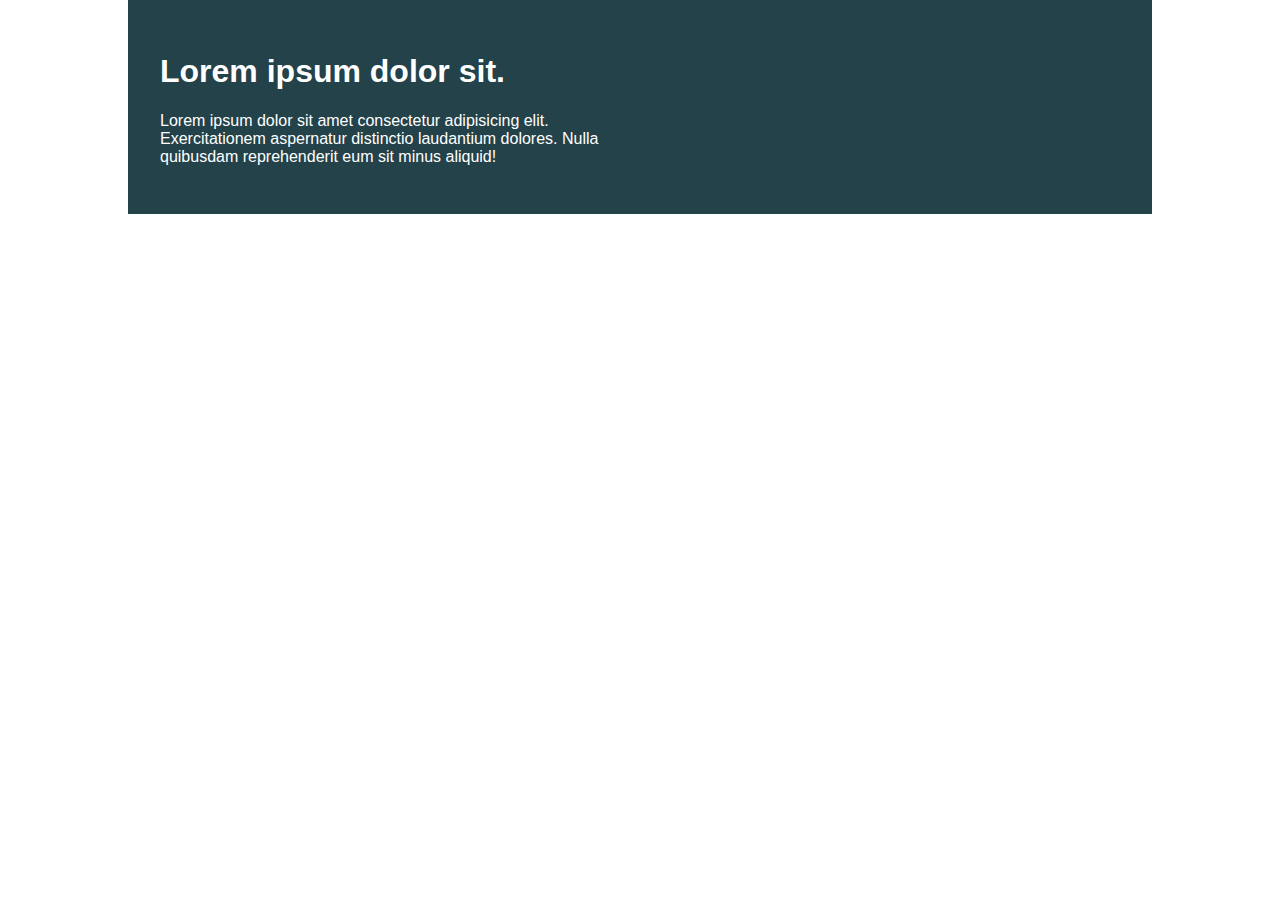
<file: challenge-01/index.html>
<!DOCTYPE html>
<html lang="en">

<head>
    <meta charset="UTF-8">
    <meta name="viewport" content="width=device-width, initial-scale=1.0">
    <title>Day 01</title>

    <link rel="stylesheet" href="style.css">
</head>

<body>
    <div class="container">
        <div class="intro-content">
            <h1>Lorem ipsum dolor sit.</h1>
            <p>Lorem ipsum dolor sit amet consectetur adipisicing elit. Exercitationem aspernatur distinctio laudantium
                dolores. Nulla quibusdam reprehenderit eum sit minus aliquid!</p>
        </div>
    </div>
</body>

</html>
</file>
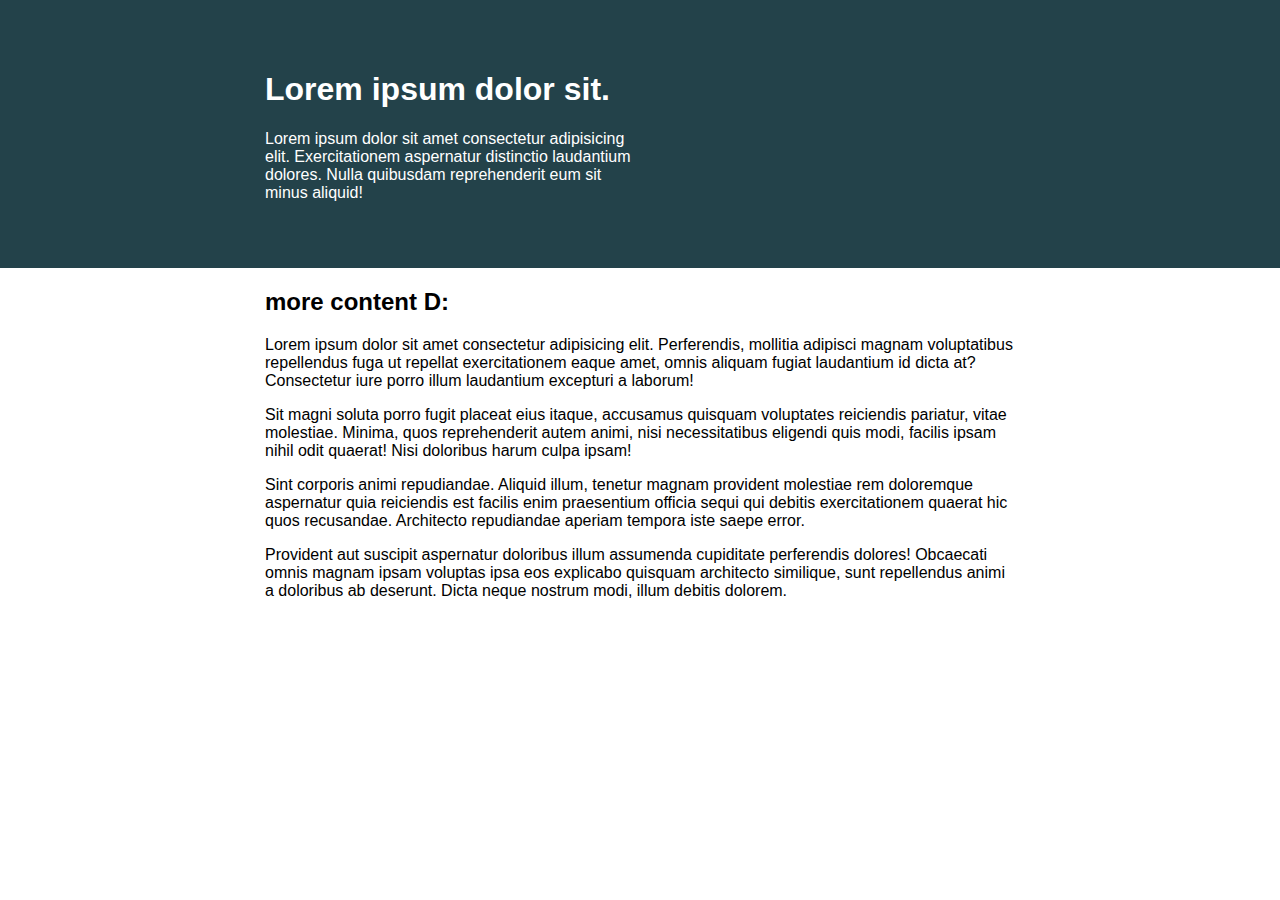
<file: challenge-02/index.html>
<!DOCTYPE html>
<html lang="en">
  <head>
    <meta charset="UTF-8" />
    <meta name="viewport" content="width=device-width, initial-scale=1.0" />
    <title>Day 01</title>

    <link rel="stylesheet" href="style.css" />
  </head>
  <body>
    <div class="container">
      <div class="intro-content">
        <h1 class="half-width">Lorem ipsum dolor sit.</h1>
        <p class="half-width">
          Lorem ipsum dolor sit amet consectetur adipisicing elit.
          Exercitationem aspernatur distinctio laudantium dolores. Nulla
          quibusdam reprehenderit eum sit minus aliquid!
        </p>
      </div>
    </div>

    <div class="paragraph-container">
      <div class="paragraph-content">
        <h2 class=>more content D:</h2>
        <p>
          Lorem ipsum dolor sit amet consectetur adipisicing elit. Perferendis,
          mollitia adipisci magnam voluptatibus repellendus fuga ut repellat
          exercitationem eaque amet, omnis aliquam fugiat laudantium id dicta
          at? Consectetur iure porro illum laudantium excepturi a laborum!
        </p>
        <p>
          Sit magni soluta porro fugit placeat eius itaque, accusamus quisquam
          voluptates reiciendis pariatur, vitae molestiae. Minima, quos
          reprehenderit autem animi, nisi necessitatibus eligendi quis modi,
          facilis ipsam nihil odit quaerat! Nisi doloribus harum culpa ipsam!
        </p>
        <p>
          Sint corporis animi repudiandae. Aliquid illum, tenetur magnam
          provident molestiae rem doloremque aspernatur quia reiciendis est
          facilis enim praesentium officia sequi qui debitis exercitationem
          quaerat hic quos recusandae. Architecto repudiandae aperiam tempora
          iste saepe error.
        </p>
        <p>
          Provident aut suscipit aspernatur doloribus illum assumenda cupiditate
          perferendis dolores! Obcaecati omnis magnam ipsam voluptas ipsa eos
          explicabo quisquam architecto similique, sunt repellendus animi a
          doloribus ab deserunt. Dicta neque nostrum modi, illum debitis
          dolorem.
        </p>
      </div>
    </div>
  </body>
</html>
</file>
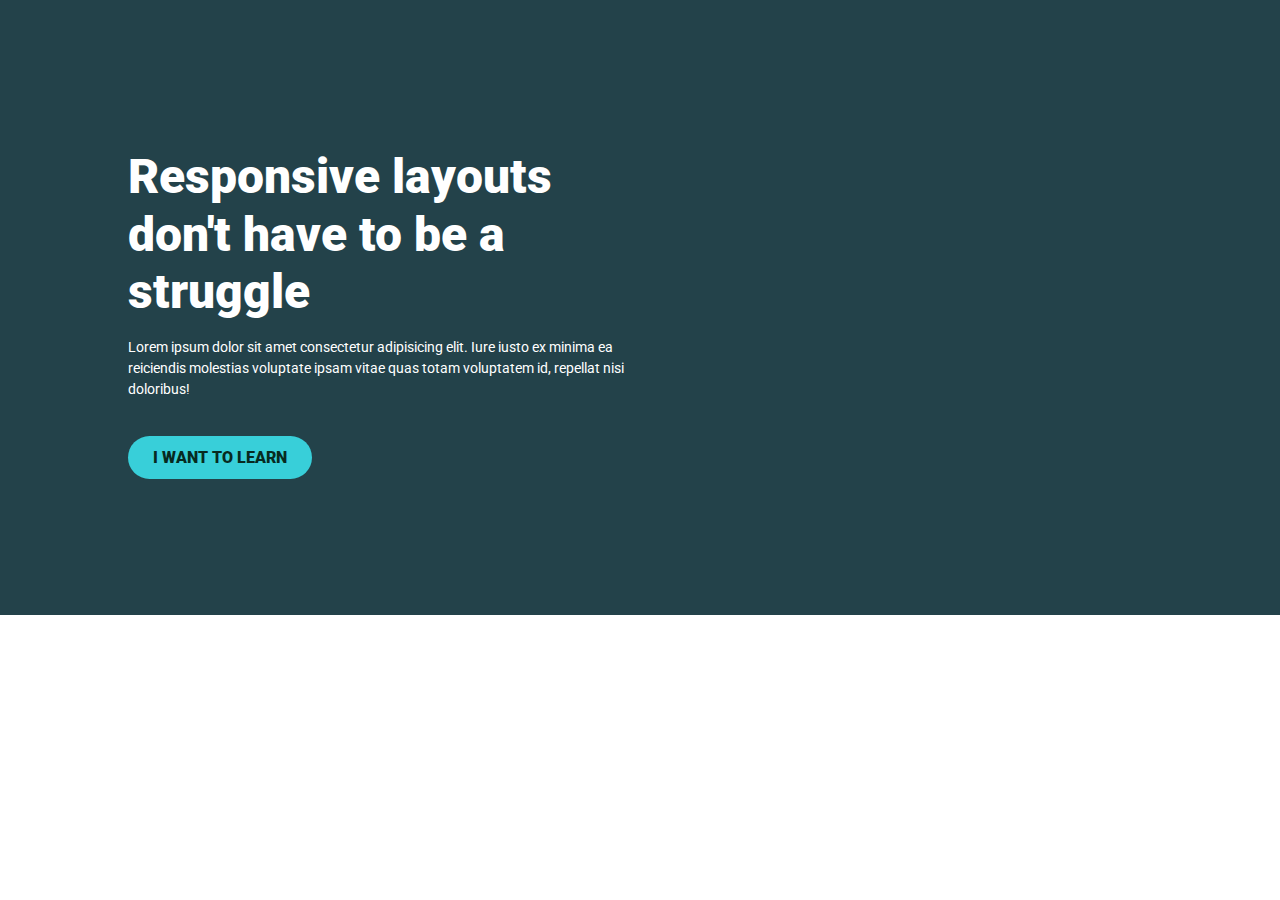
<file: challenge-03/index.html>
<!DOCTYPE html>
<html lang="en">
  <head>
    <meta charset="UTF-8" />
    <meta name="viewport" content="width=device-width, initial-scale=1.0" />
    <title>Day 5 - Challenge 3</title>
    <link rel="stylesheet" href="style.css" />
  </head>
  <body>
    <header class="container">
      <div class="intro">
        <div class="header-text">
          <h1 class="header--title">
            Responsive layouts don't have to be a struggle
          </h1>
          <p class="header--paragraph">
            Lorem ipsum dolor sit amet consectetur adipisicing elit. Iure iusto
            ex minima ea reiciendis molestias voluptate ipsam vitae quas totam
            voluptatem id, repellat nisi doloribus!
          </p>
          <a class="header--linkbtn" href="#">I want to learn</a>
        </div>
      </div>
    </header>
  </body>
</html>
</file>
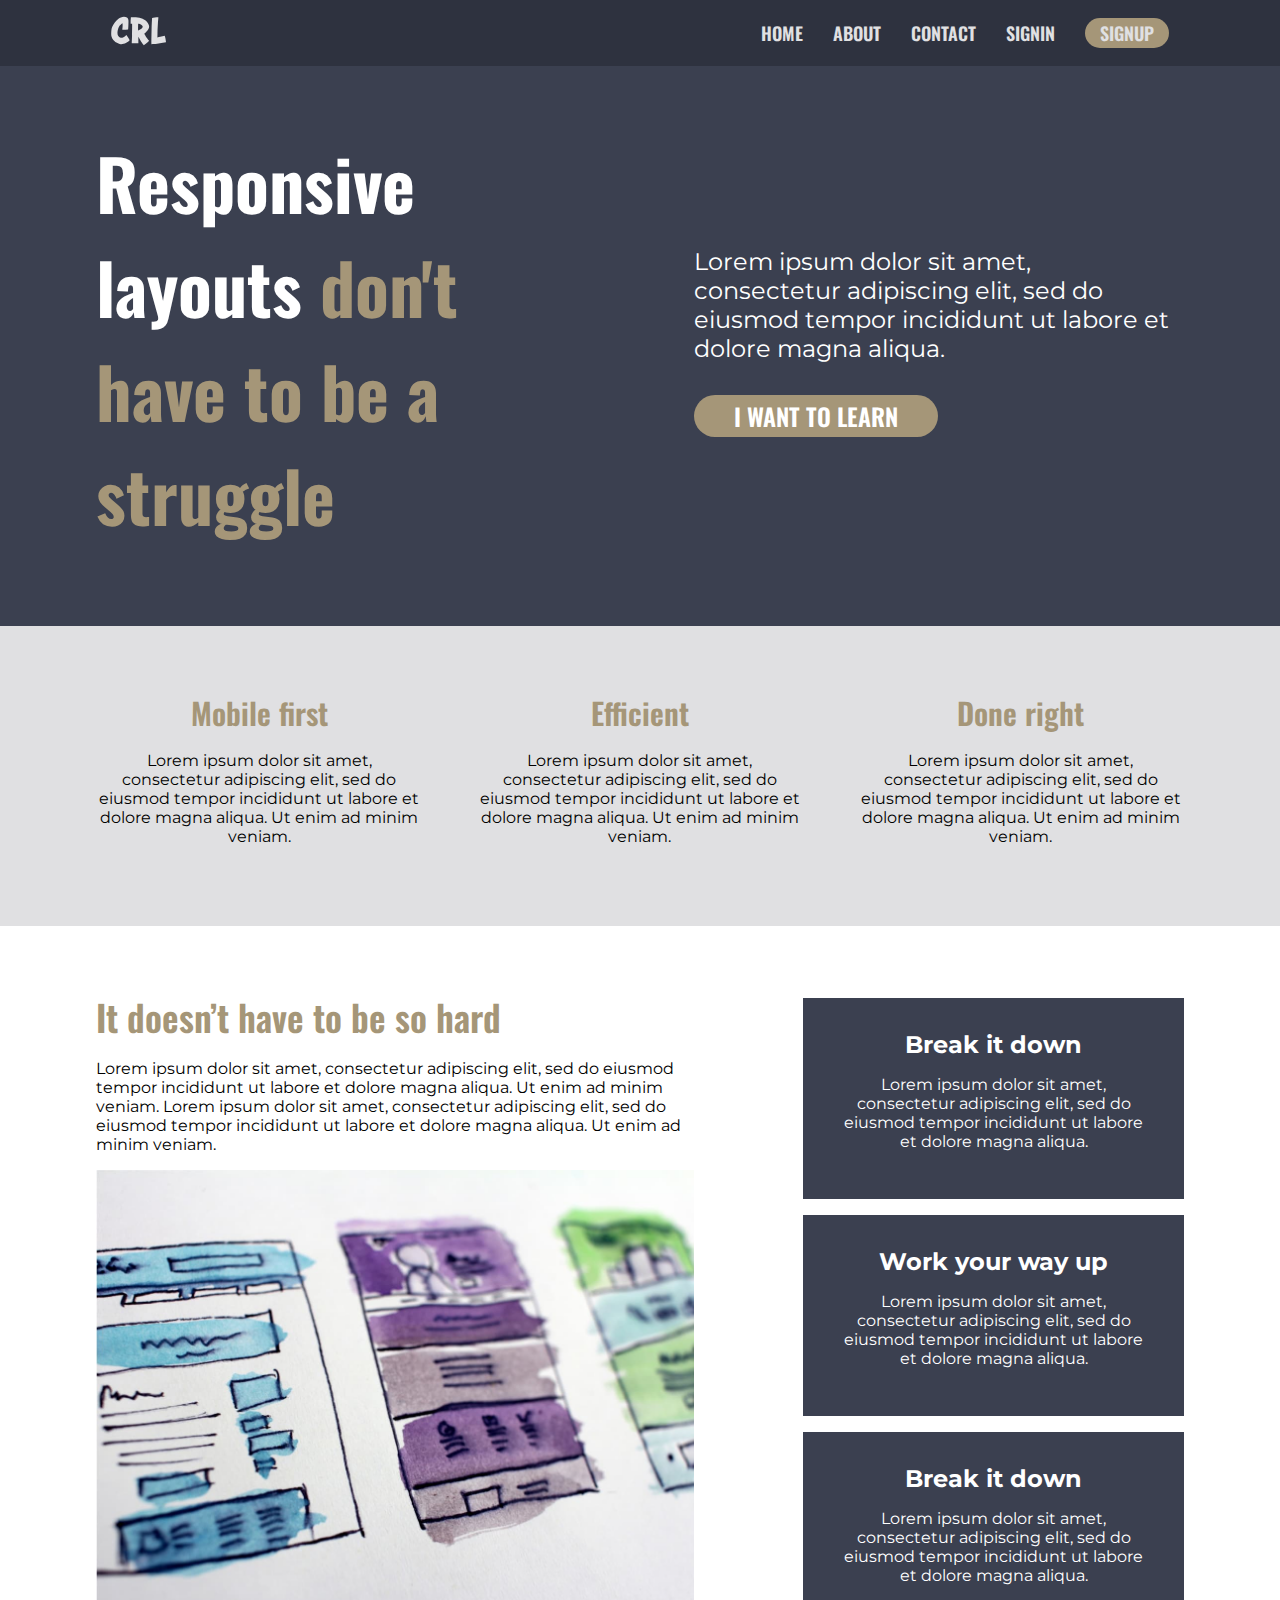
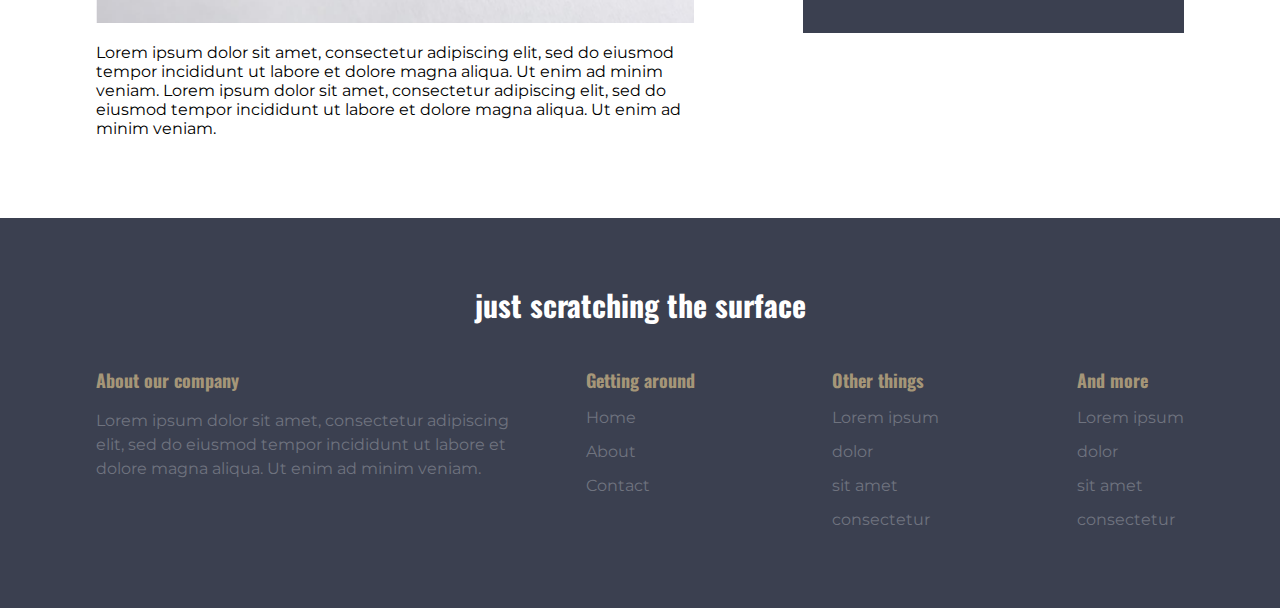
<file: final-challenge/index.html>
<!DOCTYPE html>
<html lang="en">
  <head>
    <meta charset="UTF-8" />
    <meta name="viewport" content="width=device-width, initial-scale=1.0" />
    <title>Final Challenge</title>
    <link rel="stylesheet" href="style.css" />
  </head>
  <body>
    <nav class="nav__container">
      <div class="wrapper">
        <div class="nav__controls">
          <button
            aria-expanded="false"
            class="nav-toggle"
            aria-label="open navigation"
          >
            <span class="hamburger"></span>
          </button>
          <a href="#"> <img class="logo" src="./img/logo.svg" alt="" /></a>
        </div>
        <div class="nav">
          <ul class="nav__list">
            <li class="nav__item">
              <a class="nav__link" href="#">Home</a>
            </li>
            <li class="nav__item">
              <a class="nav__link" href="#">About</a>
            </li>
            <li class="nav__item">
              <a class="nav__link" href="#">Contact</a>
            </li>
          </ul>
          <ul class="nav__list">
            <li class="nav__item">
              <a class="nav__link" href="#">Signin</a>
            </li>
            <li class="nav__item">
              <a class="nav__link nav__link--button" href="#">Signup</a>
            </li>
          </ul>
        </div>
      </div>
    </nav>

    <header class="header flex-column">
      <div class="container flex">
        <h1 class="header header__heading">
          <span class="header header__heading--white">Responsive layouts </span
          ><span class="header header__heading--brown"
            >don't have to be a struggle</span
          >
        </h1>
        <div class="header__column-2">
          <p class="header header__paragraph">
            Lorem ipsum dolor sit amet, consectetur adipiscing elit, sed do
            eiusmod tempor incididunt ut labore et dolore magna aliqua.
          </p>
          <button class="header header__button">I want to learn</button>
        </div>
      </div>
    </header>
    <section class="section-1 flex-column">
      <div class="container flex-row space-between">
        <div class="section-1__part">
          <h2
            class="section__header section__header--brown section__header--small"
          >
            Mobile first
          </h2>
          <p>
            Lorem ipsum dolor sit amet, consectetur adipiscing elit, sed do
            eiusmod tempor incididunt ut labore et dolore magna aliqua. Ut enim
            ad minim veniam.
          </p>
        </div>

        <div class="section-1__part">
          <h2
            class="section__header section__header--brown section__header--small"
          >
            Efficient
          </h2>
          <p>
            Lorem ipsum dolor sit amet, consectetur adipiscing elit, sed do
            eiusmod tempor incididunt ut labore et dolore magna aliqua. Ut enim
            ad minim veniam.
          </p>
        </div>

        <div class="section-1__part">
          <h2
            class="section__header section__header--brown section__header--small"
          >
            Done right
          </h2>
          <p>
            Lorem ipsum dolor sit amet, consectetur adipiscing elit, sed do
            eiusmod tempor incididunt ut labore et dolore magna aliqua. Ut enim
            ad minim veniam.
          </p>
        </div>
      </div>
    </section>

    <section class="section-2 flex-column">
      <div class="container flex">
        <div class="section-2-left">
          <h2
            class="section__header section__header--big section__header--brown"
          >
            It doesn’t have to be so hard
          </h2>
          <p>
            Lorem ipsum dolor sit amet, consectetur adipiscing elit, sed do
            eiusmod tempor incididunt ut labore et dolore magna aliqua. Ut enim
            ad minim veniam. Lorem ipsum dolor sit amet, consectetur adipiscing
            elit, sed do eiusmod tempor incididunt ut labore et dolore magna
            aliqua. Ut enim ad minim veniam.
          </p>
          <img src="./img/the-image.jpg" alt="" />
          <p>
            Lorem ipsum dolor sit amet, consectetur adipiscing elit, sed do
            eiusmod tempor incididunt ut labore et dolore magna aliqua. Ut enim
            ad minim veniam. Lorem ipsum dolor sit amet, consectetur adipiscing
            elit, sed do eiusmod tempor incididunt ut labore et dolore magna
            aliqua. Ut enim ad minim veniam.
          </p>
        </div>
        <div class="flex-row">
          <div class="section-2-aside">
            <h2>Break it down</h2>
            <p>
              Lorem ipsum dolor sit amet, consectetur adipiscing elit, sed do
              eiusmod tempor incididunt ut labore et dolore magna aliqua.
            </p>
          </div>

          <div class="section-2-aside">
            <h2>Work your way up</h2>
            <p>
              Lorem ipsum dolor sit amet, consectetur adipiscing elit, sed do
              eiusmod tempor incididunt ut labore et dolore magna aliqua.
            </p>
          </div>
          <div class="section-2-aside">
            <h2>Break it down</h2>
            <p>
              Lorem ipsum dolor sit amet, consectetur adipiscing elit, sed do
              eiusmod tempor incididunt ut labore et dolore magna aliqua.
            </p>
          </div>
        </div>
      </div>
    </section>
    <footer class="footer flex-column">
      <div class="container">
        <h2 class="footer__heading footer__heading--big footer__heading--white">
          just scratching the surface
        </h2>
        <div class="footer__content-container">
          <div class="footer__paragraph-container">
            <h3
              class="footer__heading footer__heading--small footer__heading--brown"
            >
              About our company
            </h3>
            <p class="footer__paragraph">
              Lorem ipsum dolor sit amet, consectetur adipiscing elit, sed do
              eiusmod tempor incididunt ut labore et dolore magna aliqua. Ut
              enim ad minim veniam.
            </p>
          </div>

          <div class="footer__nav-list-container">
            <ul class="footer__nav-list">
              <li>
                <h3
                  class="footer__heading footer__heading--small footer__heading--brown"
                >
                  Getting around
                </h3>
              </li>
              <li><a class="footer__nav-link" href="#">Home</a></li>
              <li><a class="footer__nav-link" href="#">About</a></li>
              <li><a class="footer__nav-link" href="#">Contact</a></li>
            </ul>

            <ul class="footer__nav-list">
              <li>
                <h3
                  class="footer__heading footer__heading--small footer__heading--brown"
                >
                  Other things
                </h3>
              </li>
              <li><a class="footer__nav-link" href="#">Lorem ipsum</a></li>
              <li><a class="footer__nav-link" href="#">dolor</a></li>
              <li><a class="footer__nav-link" href="#">sit amet</a></li>
              <li><a class="footer__nav-link" href="#">consectetur</a></li>
            </ul>

            <ul class="footer__nav-list">
              <li>
                <h3
                  class="footer__heading footer__heading--small footer__heading--brown"
                >
                  And more
                </h3>
              </li>
              <li><a class="footer__nav-link" href="#">Lorem ipsum</a></li>
              <li><a class="footer__nav-link" href="#">dolor</a></li>
              <li><a class="footer__nav-link" href="#">sit amet</a></li>
              <li><a class="footer__nav-link" href="#">consectetur</a></li>
            </ul>
          </div>
        </div>
      </div>
    </footer>
  </body>
  <script src="main.js"></script>
</html>
</file>
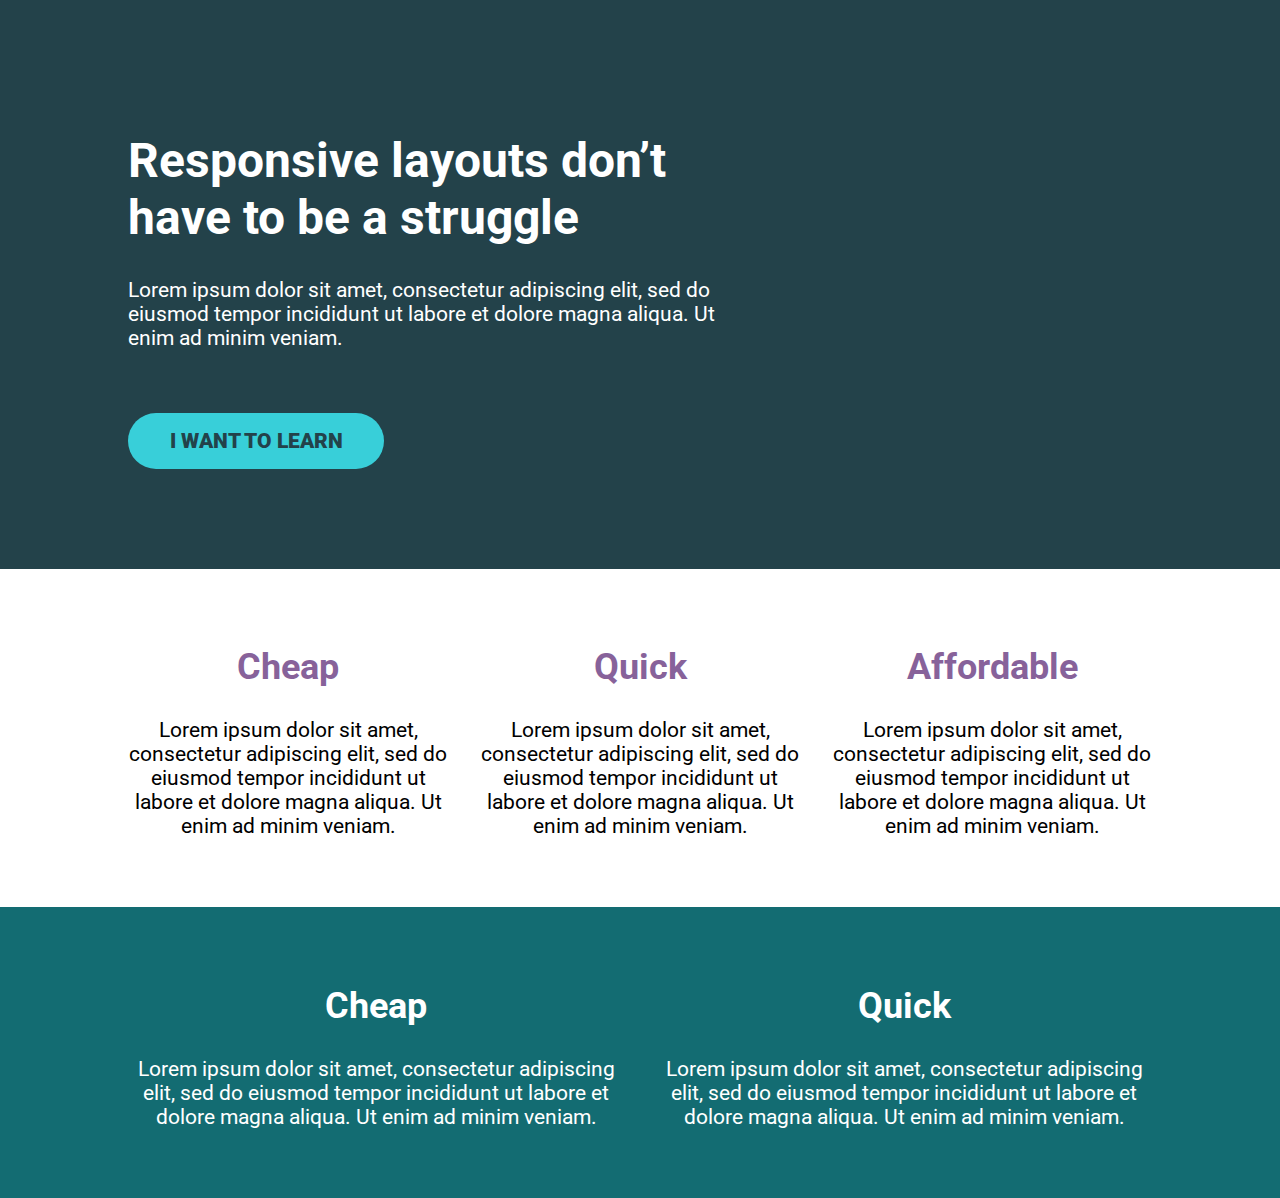
<file: flexbox-challenge-01/index.html>
<!DOCTYPE html>
<html lang="en">
  <head>
    <meta charset="UTF-8" />
    <meta name="viewport" content="width=device-width, initial-scale=1.0" />
    <title>Challenge time!</title>
    <link
      href="https://fonts.googleapis.com/css2?family=Roboto:wght@400;900&display=swap"
      rel="stylesheet"
    />
    <link rel="stylesheet" href="style.css" />
  </head>
  <body>
    <div class="hero">
      <div class="container">
        <div class="hero__text">
          <h1>Responsive layouts don’t have to be a struggle</h1>
          <p>
            Lorem ipsum dolor sit amet, consectetur adipiscing elit, sed do
            eiusmod tempor incididunt ut labore et dolore magna aliqua. Ut enim
            ad minim veniam.
          </p>
          <a href="#" class="btn">I want to learn</a>
        </div>
      </div>
    </div>
    <div class="container">
      <div class="row">
        <div class="col">
          <h2 class="col__header--purple">Cheap</h2>
          <p>
            Lorem ipsum dolor sit amet, consectetur adipiscing elit, sed do
            eiusmod tempor incididunt ut labore et dolore magna aliqua. Ut enim
            ad minim veniam.
          </p>
        </div>
        <div class="col">
          <h2 class="col__header--purple">Quick</h2>
          <p>
            Lorem ipsum dolor sit amet, consectetur adipiscing elit, sed do
            eiusmod tempor incididunt ut labore et dolore magna aliqua. Ut enim
            ad minim veniam.
          </p>
        </div>
        <div class="col">
          <h2 class="col__header--purple">Affordable</h2>
          <p>
            Lorem ipsum dolor sit amet, consectetur adipiscing elit, sed do
            eiusmod tempor incididunt ut labore et dolore magna aliqua. Ut enim
            ad minim veniam.
          </p>
        </div>
      </div>
    </div>

    <div class="container--green">
      <div class="row__wrapper">
        <div class="row">
          <div class="col col__text--white">
            <h2>Cheap</h2>
            <p>
              Lorem ipsum dolor sit amet, consectetur adipiscing elit, sed do
              eiusmod tempor incididunt ut labore et dolore magna aliqua. Ut
              enim ad minim veniam.
            </p>
          </div>
          <div class="col col__text--white">
            <h2>Quick</h2>
            <p>
              Lorem ipsum dolor sit amet, consectetur adipiscing elit, sed do
              eiusmod tempor incididunt ut labore et dolore magna aliqua. Ut
              enim ad minim veniam.
            </p>
          </div>
        </div>
      </div>
    </div>
  </body>
</html>
</file>
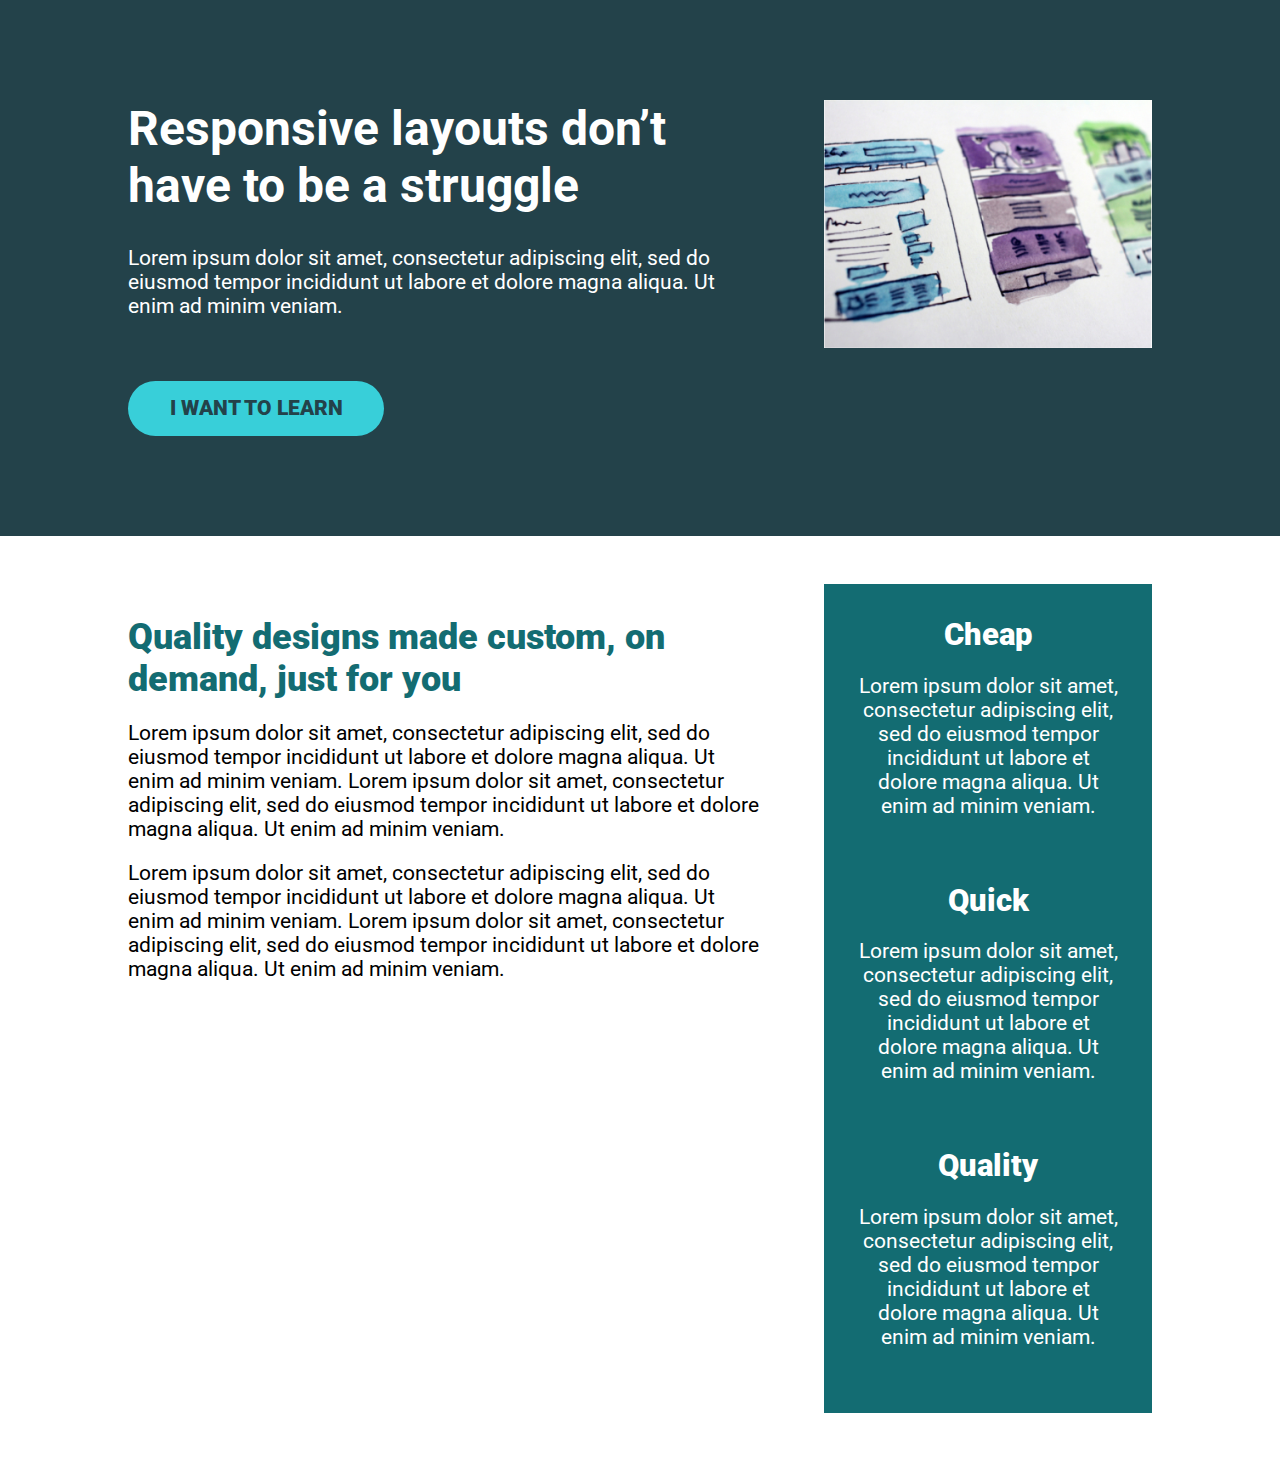
<file: flexbox-challenge-02/index.html>
<!DOCTYPE html>
<html lang="en">
  <head>
    <meta charset="UTF-8" />
    <meta name="viewport" content="width=device-width, initial-scale=1.0" />
    <title>Conquering Rsponsive Layouts</title>
    <link
      href="https://fonts.googleapis.com/css2?family=Roboto:wght@400;900&display=swap"
      rel="stylesheet"
    />
    <link rel="stylesheet" href="style.css" />
  </head>
  <body>
    <header class="hero">
      <div class="container row">
        <div class="hero__text">
          <h1>Responsive layouts don’t have to be a struggle</h1>
          <p>
            Lorem ipsum dolor sit amet, consectetur adipiscing elit, sed do
            eiusmod tempor incididunt ut labore et dolore magna aliqua. Ut enim
            ad minim veniam.
          </p>
          <a href="#" class="btn">I want to learn</a>
        </div>
        <div class="hero__img">
          <img src="img/hero-img.jpg" alt="wireframes" />
        </div>
      </div>
    </header>
    <main class="content">
      <div class="container row">
        <div class="content--left">
          <h2>Quality designs made custom, on demand, just for you</h2>
          <p>
            Lorem ipsum dolor sit amet, consectetur adipiscing elit, sed do
            eiusmod tempor incididunt ut labore et dolore magna aliqua. Ut enim
            ad minim veniam. Lorem ipsum dolor sit amet, consectetur adipiscing
            elit, sed do eiusmod tempor incididunt ut labore et dolore magna
            aliqua. Ut enim ad minim veniam.
          </p>
          <p>
            Lorem ipsum dolor sit amet, consectetur adipiscing elit, sed do
            eiusmod tempor incididunt ut labore et dolore magna aliqua. Ut enim
            ad minim veniam. Lorem ipsum dolor sit amet, consectetur adipiscing
            elit, sed do eiusmod tempor incididunt ut labore et dolore magna
            aliqua. Ut enim ad minim veniam.
          </p>
        </div>
        <div class="content--right">
          <div class="content__item">
            <h2>Cheap</h2>
            <p>
              Lorem ipsum dolor sit amet, consectetur adipiscing elit, sed do
              eiusmod tempor incididunt ut labore et dolore magna aliqua. Ut
              enim ad minim veniam.
            </p>
          </div>
          <div class="content__item">
            <h2>Quick</h2>
            <p>
              Lorem ipsum dolor sit amet, consectetur adipiscing elit, sed do
              eiusmod tempor incididunt ut labore et dolore magna aliqua. Ut
              enim ad minim veniam.
            </p>
          </div>
          <div class="content__item">
            <h2>Quality</h2>
            <p>
              Lorem ipsum dolor sit amet, consectetur adipiscing elit, sed do
              eiusmod tempor incididunt ut labore et dolore magna aliqua. Ut
              enim ad minim veniam.
            </p>
          </div>
        </div>
      </div>
    </main>
  </body>
</html>
</file>
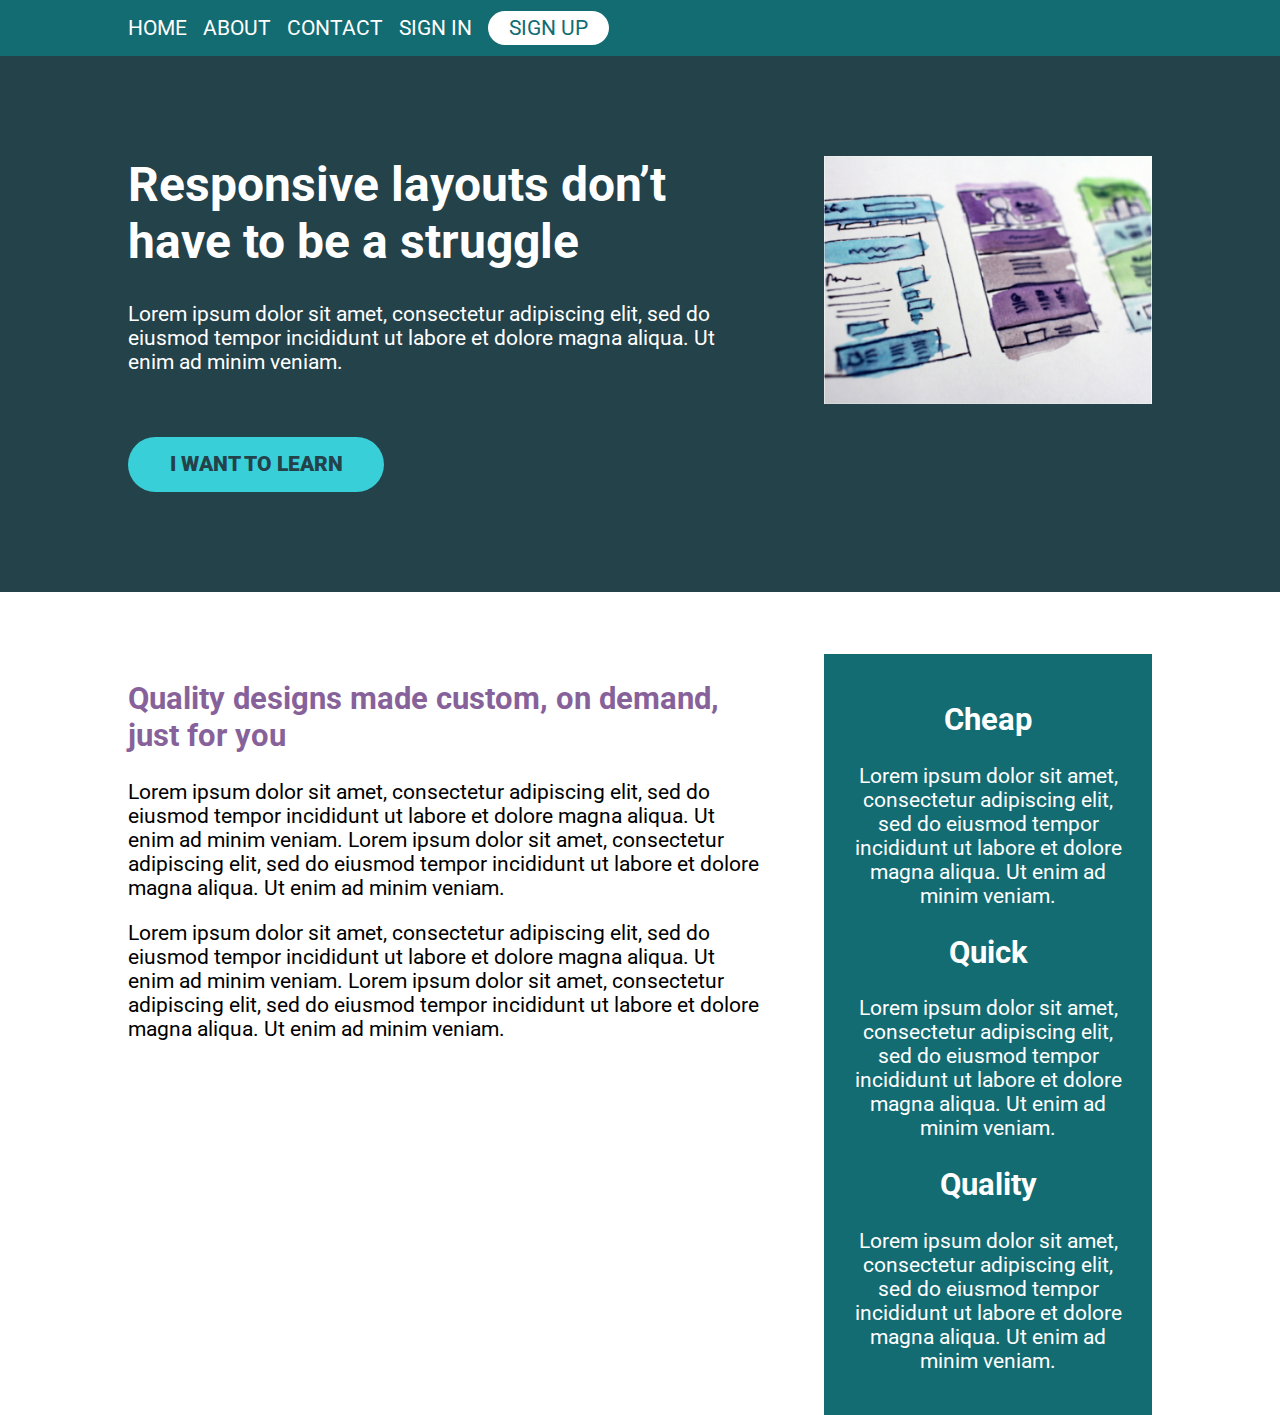
<file: flexbox-challenge-03/index.html>
<!DOCTYPE html>
<html lang="en">
  <head>
    <meta charset="UTF-8" />
    <meta name="viewport" content="width=device-width, initial-scale=1.0" />
    <title>Conquering Responsive Layouts</title>
    <link
      href="https://fonts.googleapis.com/css2?family=Roboto:wght@400;900&display=swap"
      rel="stylesheet"
    />
    <link rel="stylesheet" href="style.css" />
  </head>
  <body>
    <header>
      <div class="container">
        <nav class="nav">
          <ul class="nav__list">
            <li class="nav__item"><a href="#" class="nav__link">Home</a></li>
            <li class="nav__item"><a href="#" class="nav__link">About</a></li>
            <li class="nav__item"><a href="#" class="nav__link">Contact</a></li>
            <li class="nav__item"><a href="#" class="nav__link">Sign In</a></li>
            <li class="nav__item">
              <a href="#" class="nav__link nav__link--button">Sign up</a>
            </li>
          </ul>
        </nav>
      </div>
    </header>

    <section class="hero">
      <div class="container row">
        <div class="hero__text">
          <h1>Responsive layouts don’t have to be a struggle</h1>
          <p>
            Lorem ipsum dolor sit amet, consectetur adipiscing elit, sed do
            eiusmod tempor incididunt ut labore et dolore magna aliqua. Ut enim
            ad minim veniam.
          </p>
          <a href="#" class="btn">I want to learn</a>
        </div>
        <img
          src="img/hero-img.jpg"
          alt="UX design sketches"
          class="hero__img"
        />
      </div>
    </section>

    <main class="main container row">
      <section class="primary-content">
        <h2 class="section-title">
          Quality designs made custom, on demand, just for you
        </h2>
        <p>
          Lorem ipsum dolor sit amet, consectetur adipiscing elit, sed do
          eiusmod tempor incididunt ut labore et dolore magna aliqua. Ut enim ad
          minim veniam. Lorem ipsum dolor sit amet, consectetur adipiscing elit,
          sed do eiusmod tempor incididunt ut labore et dolore magna aliqua. Ut
          enim ad minim veniam.
        </p>
        <p>
          Lorem ipsum dolor sit amet, consectetur adipiscing elit, sed do
          eiusmod tempor incididunt ut labore et dolore magna aliqua. Ut enim ad
          minim veniam. Lorem ipsum dolor sit amet, consectetur adipiscing elit,
          sed do eiusmod tempor incididunt ut labore et dolore magna aliqua. Ut
          enim ad minim veniam.
        </p>
      </section>
      <aside class="sidebar">
        <h2 class="sidebar-title">Cheap</h2>
        <p>
          Lorem ipsum dolor sit amet, consectetur adipiscing elit, sed do
          eiusmod tempor incididunt ut labore et dolore magna aliqua. Ut enim ad
          minim veniam.
        </p>

        <h2 class="sidebar-title">Quick</h2>
        <p>
          Lorem ipsum dolor sit amet, consectetur adipiscing elit, sed do
          eiusmod tempor incididunt ut labore et dolore magna aliqua. Ut enim ad
          minim veniam.
        </p>

        <h2 class="sidebar-title">Quality</h2>
        <p>
          Lorem ipsum dolor sit amet, consectetur adipiscing elit, sed do
          eiusmod tempor incididunt ut labore et dolore magna aliqua. Ut enim ad
          minim veniam.
        </p>
      </aside>
    </main>
  </body>
</html>
</file>
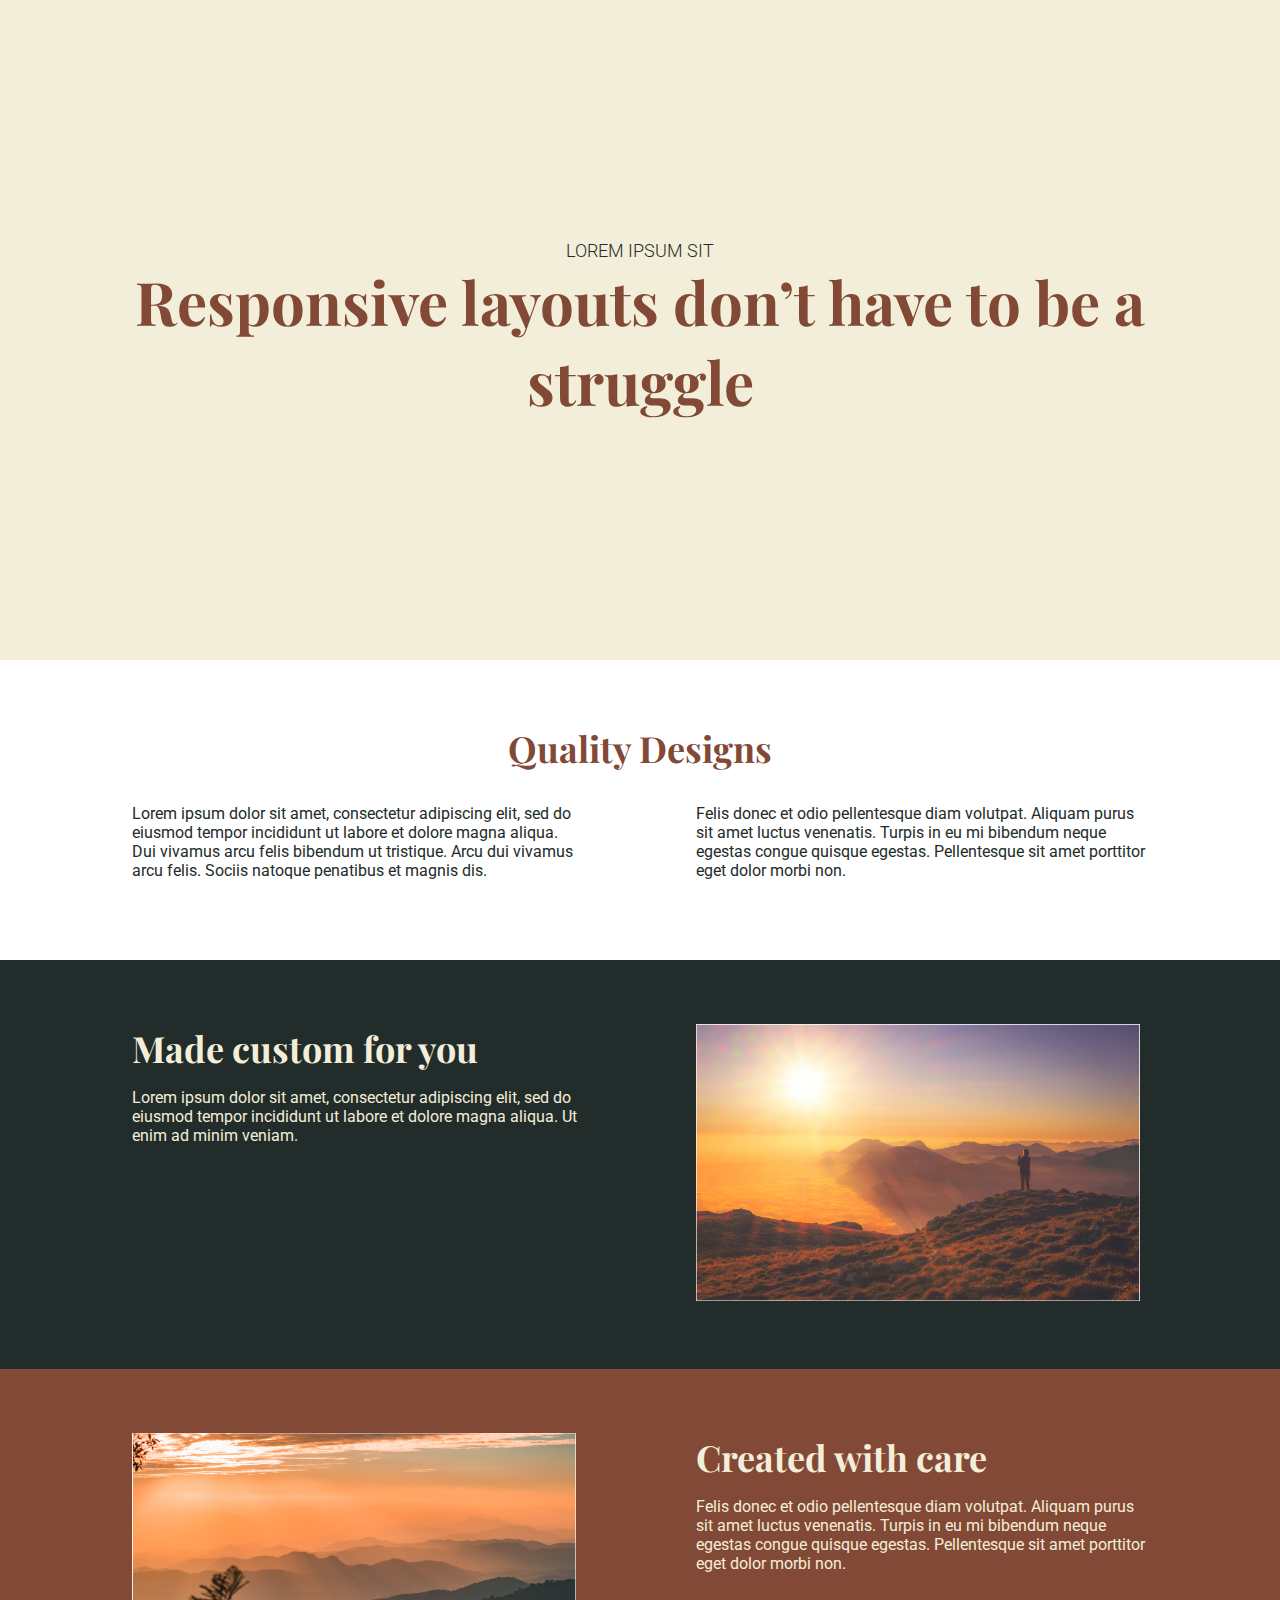
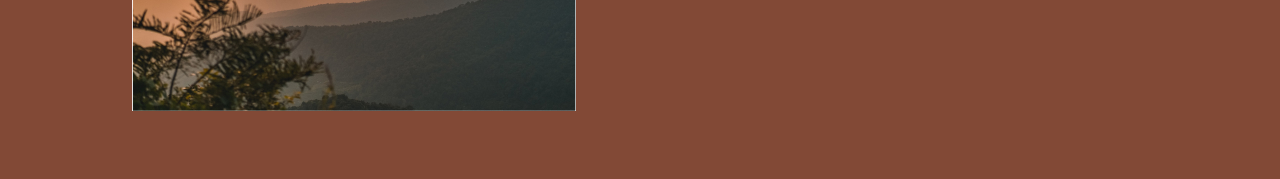
<file: flexbox-challenge-04/index.html>
<!DOCTYPE html>
<html lang="en">
  <head>
    <meta charset="UTF-8" />
    <meta name="viewport" content="width=device-width, initial-scale=1.0" />
    <title>Flexbox challenge 4</title>
    <link rel="stylesheet" href="style.css" />
  </head>
  <body>
    <header class="hero center">
      <div class="container">
        <p class="hero__subtitle">lorem ipsum sit</p>
        <h1 class="hero__title">
          Responsive layouts don’t have to be a struggle
        </h1>
      </div>
    </header>
    <main>
      <section class="quality-section">
        <div class="container column">
          <h2 class="section__title brown center">Quality Designs</h2>
          <div class="flex">
            <p class="section__paragraph">
              Lorem ipsum dolor sit amet, consectetur adipiscing elit, sed do
              eiusmod tempor incididunt ut labore et dolore magna aliqua. Dui
              vivamus arcu felis bibendum ut tristique. Arcu dui vivamus arcu
              felis. Sociis natoque penatibus et magnis dis.
            </p>
            <p class="section__paragraph">
              Felis donec et odio pellentesque diam volutpat. Aliquam purus sit
              amet luctus venenatis. Turpis in eu mi bibendum neque egestas
              congue quisque egestas. Pellentesque sit amet porttitor eget dolor
              morbi non.
            </p>
          </div>
        </div>
      </section>
      <section class="custom-section flex">
        <div class="container flex">
          <div class="text__container">
            <h2 class="section__title left">Made custom for you</h2>
            <p class="section__text">
              Lorem ipsum dolor sit amet, consectetur adipiscing elit, sed do
              eiusmod tempor incididunt ut labore et dolore magna aliqua. Ut
              enim ad minim veniam.
            </p>
          </div>
          <div class="image__container">
            <img src="image-01.jpg" alt="sunshine" />
          </div>
        </div>
      </section>

      <section class="care-section flex">
        <div class="container flex">
          <div class="image__container">
            <img src="image-02.jpg" alt="atmosphere" />
          </div>
          <div class="text__container">
            <h2 class="section__title left">Created with care</h2>
            <p class="section__text">
              Felis donec et odio pellentesque diam volutpat. Aliquam purus sit
              amet luctus venenatis. Turpis in eu mi bibendum neque egestas
              congue quisque egestas. Pellentesque sit amet porttitor eget dolor
              morbi non.
            </p>
          </div>
        </div>
      </section>
    </main>
  </body>
</html>
</file>
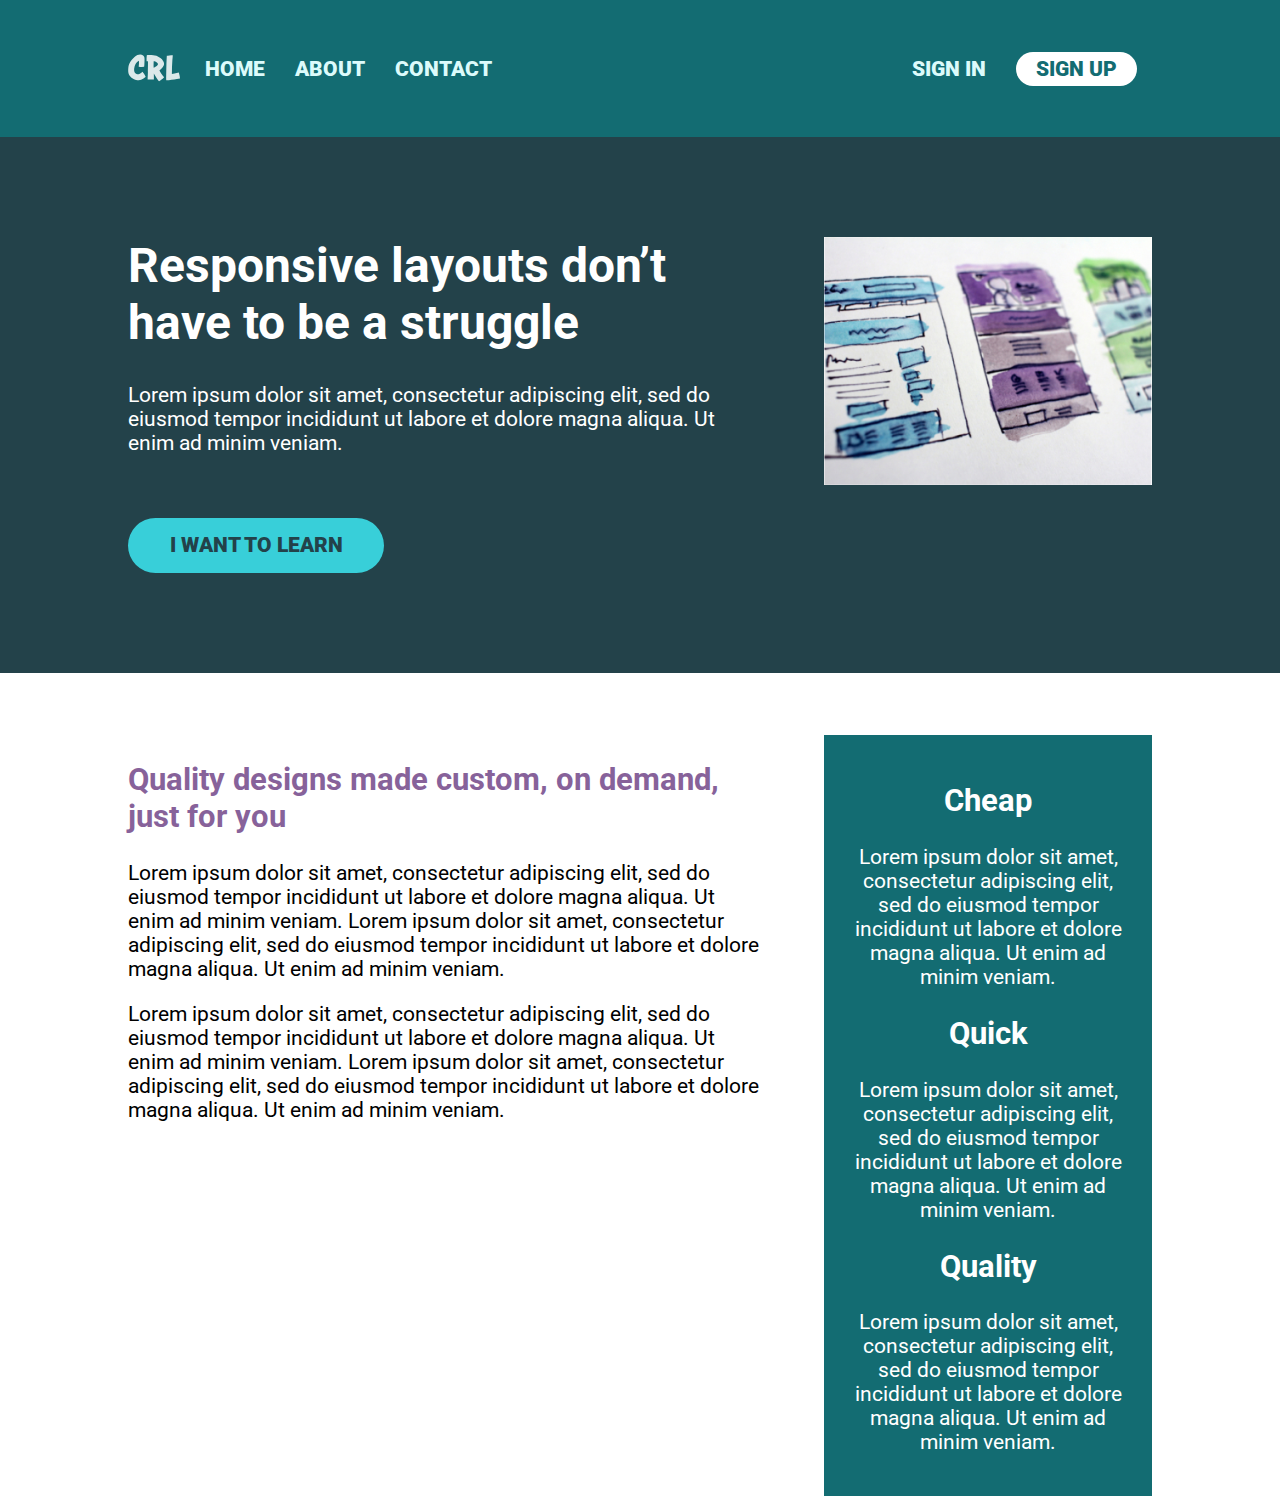
<file: nav-challenge/index.html>
<!DOCTYPE html>
<html lang="en">
<head>
    <meta charset="UTF-8">
    <meta name="viewport" content="width=device-width, initial-scale=1.0">
    <title>Conquering Responsive Layouts</title>
    <link href="https://fonts.googleapis.com/css2?family=Roboto:wght@400;900&display=swap" rel="stylesheet"> 
    <link rel="stylesheet" href="style.css">
</head>
<body>
    <header> 
        <div class="container row nav-container">
            <button class="nav-toggle" aria-label="open navigation">
                <span class="hamburger"></span>
            </button>
            <a class="logo" href="#">
                <img src="img/logo.svg" alt="conquering responsive layouts">
            </a>
            <nav class="nav">
                <ul class="nav__list nav__list--primary">
                    <li class="nav__item"><a href="#" class="nav__link">Home</a></li>
                    <li class="nav__item"><a href="#" class="nav__link">About</a></li>
                    <li class="nav__item"><a href="#" class="nav__link">Contact</a></li>
                </ul>
                <ul class="nav__list nav__list--secondary">
                    <li class="nav__item"><a href="#" class="nav__link">Sign In</a></li>
                    <li class="nav__item"><a href="#" class="nav__link nav__link--button">Sign up</a></li>
                </ul>
            </nav>
        </div>
    </header>
    
    <section class="hero">
        <div class="container row">
            <div class="hero__text">
                <h1>Responsive layouts don’t have to be a struggle</h1>
                <p>Lorem ipsum dolor sit amet, consectetur adipiscing elit, sed do eiusmod tempor incididunt ut labore et dolore magna aliqua. Ut enim ad minim veniam.</p>
                <a href="#" class="btn">I want to learn</a>
            </div>
            <img src="img/hero-img.jpg" alt="UX design sketches" class="hero__img">
        </div>
    </section> 

    <main class="main container row">
            <section class="primary-content">
                <h2 class="section-title">Quality designs made custom, on demand, just for you</h2>
                <p>Lorem ipsum dolor sit amet, consectetur adipiscing elit, sed do eiusmod tempor incididunt ut labore et dolore magna aliqua. Ut enim ad minim veniam. Lorem ipsum dolor sit amet, consectetur adipiscing elit, sed do eiusmod tempor incididunt ut labore et dolore magna aliqua. Ut enim ad minim veniam.</p>
                <p>Lorem ipsum dolor sit amet, consectetur adipiscing elit, sed do eiusmod tempor incididunt ut labore et dolore magna aliqua. Ut enim ad minim veniam. Lorem ipsum dolor sit amet, consectetur adipiscing elit, sed do eiusmod tempor incididunt ut labore et dolore magna aliqua. Ut enim ad minim veniam.</p>
            </section>
            <aside class="sidebar">
                <h2 class="sidebar-title">Cheap</h2>
                <p>Lorem ipsum dolor sit amet, consectetur adipiscing elit, sed do eiusmod tempor incididunt ut labore et dolore magna aliqua. Ut enim ad minim veniam.</p>

                <h2 class="sidebar-title">Quick</h2>
                <p>Lorem ipsum dolor sit amet, consectetur adipiscing elit, sed do eiusmod tempor incididunt ut labore et dolore magna aliqua. Ut enim ad minim veniam.</p>

                <h2 class="sidebar-title">Quality</h2>
                <p>Lorem ipsum dolor sit amet, consectetur adipiscing elit, sed do eiusmod tempor incididunt ut labore et dolore magna aliqua. Ut enim ad minim veniam.</p>
            </aside>
    </main>

    <script src="main.js"></script>

</body>
</html>
</file>
<file: challenge-01/style.css>
* {
  box-sizing: border-box;
}

body {
  margin: 0;
  font-family: sans-serif;
}

.container {
  background: #23424a;
  color: white;

  width: 80%;
  margin: 0 auto;

  padding: 2em;
}

.intro-content {
  width: 50%;
}
</file>
<file: challenge-02/style.css>
* {
  box-sizing: border-box;
}

body {
  margin: 0;
  font-family: sans-serif;
}

.container {
  width: 100%;
  background: #23424a;
  color: white;
  padding: 50px 0;
}

.intro-content,
.paragraph-content {
  margin: 0 auto;
  max-width: 750px;
  width: 80%;
}

.half-width {
  width: 50%;
}

.paragraph-container {
  width: 100%;
}
</file>
<file: challenge-03/style.css>
@import url("https://fonts.googleapis.com/css2?family=Roboto:wght@400;900&display=swap");

* {
  box-sizing: border-box;
}

body {
  font-family: "Roboto", sans-serif;
  margin: 0;
}

.container {
  background: #23424a;
  padding: 0 0 9.25rem 0;
}

.intro {
  width: 80%;
  margin: 0 auto;
}

.header-text {
  padding: 9.25rem 0 0 0;
  width: 50%;
  max-width: 600px;
}

.header--title {
  font-size: 3rem;
  font-weight: 900;
  color: #fff;
  margin: 0;
  line-height: 1.2;
}

.header--paragraph {
  color: #fff;
  font-size: 0.875rem;
  font-weight: 400;
  line-height: 1.5;
  margin: 1rem 0 3rem 0;
}

.header--linkbtn {
  background: #38cfd9;
  border-radius: 2rem;
  font-size: 1rem;
  font-weight: 900;
  text-transform: uppercase;
  padding: 12px 25px;
  color: #072a20;
  text-decoration: none;
  white-space: nowrap;
}

.header--linkbtn:hover {
  background: #6dd5dc;
  box-shadow: 0 4px 6px -1px rgba(0, 0, 0, 0.1),
    0 2px 4px -1px rgba(0, 0, 0, 0.06);
}

.header--linkbtn:focus {
  outline: none;
  box-shadow: 0 0 0 3px rgba(66, 153, 225, 0.5);
}
</file>
<file: final-challenge/style.css>
@import url("https://fonts.googleapis.com/css2?family=Montserrat&family=Oswald:wght@600;700&display=swap");

:root {
  --gray-200: #e0e0e2;
  --gray-600: #6f737f;
  --gray-700: #3b4050;
  --gray-800: #2e323f;
  --white: #fff;
  --brown: #a59678;
  --font-family-heading: "Oswald", sans-serif;
  --font-family-body: "Montserrat", sans-serif;
  --font-size-body-small: 16px;
  --font-size-body: 18px;
  --font-size-body-big: 21px;
  --font-size-heading-xs: 18px;
  --font-size-heading-small: 24px;
  --font-size-heading-regular: 30px;
  --font-size-heading-large: 36px;
  --font-size-heading-xlarge: 70px;
}

* {
  box-sizing: border-box;
}

h1,
h2,
h3,
ul {
  margin: 0;
  padding: 0;
}

body {
  margin: 0;
  font-family: var(--font-family-body);
}

img {
  max-width: 100%;
}

.container {
  width: 85%;
  max-width: 1200px;
  margin: 2rem 0;
}

.flex-column {
  display: flex;
  flex-direction: column;
  align-items: center;
}

.nav-toggle {
  cursor: pointer;
  border: 0;
  width: 3em;
  height: 3em;
  padding: 0em;
  border-radius: 50%;
  background: #072a2d;
  color: var(--white);
  transition: opacity 250ms ease;

  position: absolute;
  left: 15px;
  top: 5px;
  z-index: 2;
}

.nav-toggle:focus,
.nav-toggle:hover {
  opacity: 0.75;
}

.hamburger {
  width: 50%;
  position: relative;
}

.hamburger,
.hamburger::before,
.hamburger::after {
  display: block;
  margin: 0 auto;
  height: 3px;
  background: var(--white);
}

.hamburger::before,
.hamburger::after {
  content: "";
  width: 100%;
}

.hamburger::before {
  transform: translateY(-6px);
  transition: transform 0.2s ease-out;
}

.hamburger::after {
  transform: translateY(3px);
  transition: transform 0.2s ease-out;
}

.nav-toggle.open .hamburger {
  background: transparent;
}
.nav-toggle.open .hamburger::before {
  transform: rotate(45deg);
  transition: transform 0.2s ease-out;
}
.nav-toggle.open .hamburger::after {
  transform: rotate(-45deg) translate(2px, -2px);
  transition: transform 0.2s ease-out;
}

.nav__controls {
  background: var(--gray-800);
  display: flex;
  justify-content: center;
  padding: 7px 0;
}

.nav {
  position: absolute;
  top: 0;
  left: 0;
  width: 100%;
  transform: translateY(-270px);
  transition: transform 400ms ease-in-out;
  background: var(--gray-800);
}

.nav--visible {
  transform: translateY(50px);
}

.nav__list {
  display: flex;
  list-style: none;

  flex-direction: column;
  align-items: center;
  padding: 10px 0;
  background: var(--gray-700);
}

.nav__item {
  padding: 10px 0;
}

.nav__link {
  text-decoration: none;
  text-transform: uppercase;
  color: var(--gray-200);
  font-family: var(--font-family-heading);
  font-size: var(--font-size-heading-xs);
  font-weight: 600;
  transform: translateY(0px);
}

.nav__link:hover {
  opacity: 0.75;
}

.nav__link--button {
  background: var(--brown);
  border-radius: 20px;
  padding: 2px 15px;
}

.header {
  background: var(--gray-700);
  text-align: center;
}

.header__heading {
  font-size: 60px;
  font-family: var(--font-family-heading);
  padding: 0 0 1rem 0;
}

.header__heading--white {
  color: var(--white);
}

.header__heading--brown {
  color: var(--brown);
}

.header__paragraph {
  color: var(--white);
  font-size: var(--font-size-heading-small);
}

.header__button {
  color: var(--white);
  background: var(--brown);
  border: none;
  border-radius: 25px;
  padding: 3px 2.5rem;
  margin: 0.5rem 0 2rem;
  text-transform: uppercase;
  font-family: var(--font-family-heading);
  font-size: var(--font-size-heading-small);
  font-weight: 600;
}

.header__button:hover {
  opacity: 0.75;
}

.section-1 {
  background: var(--gray-200);
  text-align: center;
}

.section__header {
  font-family: var(--font-family-heading);
  font-weight: 600;
}

.section__header--small {
  font-size: var(--font-size-heading-regular);
}

.section__header--big {
  font-size: var(--font-size-heading-large);
}

.section__header--brown {
  color: var(--brown);
}

.section-2-aside {
  background: var(--gray-700);
  color: var(--white);
  text-align: center;
  padding: 1rem;
  margin: 1.5rem 0;
}

.footer {
  background: var(--gray-700);
  color: var(--gray-600);
}

.footer__heading {
  font-family: var(--font-family-heading);
}

.footer__heading--big {
  font-size: var(--font-size-heading-regular);
  padding-bottom: 15px;
}

.footer__heading--small {
  font-size: var(--font-size-heading-xs);
  margin-top: 25px;
}

.footer__heading--white {
  color: var(--white);
}

.footer__heading--brown {
  color: var(--brown);
}

.footer__paragraph {
  font-size: var(--font-size-body-small);
  line-height: 1.5;
}

.footer__nav-list {
  list-style: none;
}

.footer__nav-link {
  text-decoration: none;
  color: var(--gray-600);
  font-size: var(--font-size-body-small);
  margin: 15px 0;
  display: flex;
}

.footer__nav-link:hover {
  opacity: 0.75;
}

@media screen and (min-width: 700px) {
  .nav-toggle {
    display: none;
  }

  .nav__container {
    display: flex;
    justify-content: center;
    background: var(--gray-800);
  }

  .wrapper {
    width: 85%;
    max-width: 1200px;
    display: flex;
    align-items: center;
  }

  .nav {
    display: flex;
    position: relative;
    transform: none;
    justify-content: flex-end;
  }

  .logo {
    margin: 0 15px;
  }

  .nav__list {
    flex-direction: row;
    background: none;
  }

  .nav__link {
    margin: 0 15px;
  }

  .container {
    margin: 4rem 0;
  }

  .header__heading {
    font-size: var(--font-size-heading-xlarge);
  }

  .section-1__part {
    width: 30%;
  }

  .section-2-aside:not(:first-of-type),
  .section-1__part:not(:first-of-type) {
    margin-left: 15px;
  }

  .flex-row {
    display: flex;
  }

  .space-between {
    justify-content: space-between;
  }

  .footer__nav-list-container {
    display: flex;
  }

  .footer__nav-list:not(:first-of-type) {
    margin-left: 50px;
  }
}

@media screen and (min-width: 1000px) {
  .flex {
    display: flex;
    justify-content: space-between;
  }

  .header__heading {
    text-align: left;
    width: 45%;
  }

  .header__paragraph {
    text-align: left;
  }

  .header__column-2 {
    display: flex;
    flex-direction: column;
    align-items: flex-start;
    justify-content: center;
    width: 45%;
  }

  .section-2-aside,
  .section-2-aside:not(:first-of-type) {
    margin: 0.5em 0;
    padding: 2rem;
  }

  .section-2 .flex-row {
    flex-direction: column;
    width: 35%;
  }

  .section-2-left {
    width: 55%;
  }

  .footer__content-container {
    display: flex;
    justify-content: space-between;
  }

  .footer__heading--big {
    text-align: center;
  }

  .footer__paragraph-container {
    width: 40%;
  }
  .footer__nav-list-container {
    justify-content: space-between;
    width: 55%;
  }
}
</file>
<file: flexbox-challenge-01/style.css>
/* 
////// For this challenge ///////

- You will have to modify the HTML

- You can add new classes in the HTML
  if you need to

// Requirements
1. The headings in the first row must be
   a different color
2. The two .col at the bottom must go next
   to one another
3. The section at the bottom should have
   a dark background color and a different
   color of text
4. I've removed the "gap" that I created,
   so you'll have to add it back in

   */

*,
*::before,
*::after {
  box-sizing: border-box;
}

body {
  margin: 0;
  font-family: "Roboto", sans-serif;
  font-size: 1.3rem;
}

h1 {
  font-size: 3rem;
}

h2 {
  font-size: 2.25rem;
}
p {
  font-size: 1.3125rem;
}

.container {
  width: 80%;
  max-width: 1100px;
  margin: 0 auto;
}

.row {
  /* display: flex => flex container */
  display: flex;
  padding: 3rem 0;

  /* can't use yet */
  /* gap: 100px; */
}

.col {
  /* these are now flex items */
  width: 100%;
  text-align: center;
}

/* 4. Add margin on left side of col element with col element next to it.
In other words: add margin to left side of last to elements in the row of three elements */
.col + .col {
  margin: 0 0 0 2rem;
}

.hero {
  padding: 100px 0;
  background-color: #23424a;
  color: #fff;
}

.hero__text {
  width: 60%;
}

.hero p {
  margin-bottom: 3em;
}

.btn {
  display: inline-block;
  text-decoration: none;
  text-transform: uppercase;
  color: #23424a;
  font-weight: 900;
  background-color: #38cfd9;
  padding: 0.75em 2em;
  border-radius: 100px;
}

.btn:hover,
.btn:focus {
  opacity: 0.75;
}

/* 1. The headings in the first row must be
   a different color */
.col__header--purple {
  color: #87629a;
}

/* 3. The section at the bottom should have
   a dark background color and a different
   color of text */

.container--green {
  background: #136c72;
}

.row__wrapper {
  width: 80%;
  margin: 0 auto;
}

.col__text--white {
  color: #fff;
}
</file>
<file: flexbox-challenge-02/style.css>
/* 
////// For this challenge ///////

- All text is in the text.md file

// Requirements
1. Refer to the design specs for the
   overall layout 
2. The image should line up with
   the sidebar in the section
   below

*/

*,
*::before,
*::after {
  box-sizing: border-box;
}

body {
  margin: 0;
  font-family: "Roboto", sans-serif;
  font-size: 1.3rem;
}

img {
  max-width: 100%;
}

h1 {
  font-size: 3rem;
  margin-top: 0;
}

.container {
  width: 80%;
  max-width: 1100px;
  margin: 0 auto;
}

.row {
  /* display: flex => flex container */
  display: flex;
  justify-content: space-between;

  /* can't use yet */
  /* gap: 100px; */
}

.col {
  /* these are now flex items */
  width: 100%;
}

.col + .col {
  margin-left: 30px;
}

.hero {
  padding: 100px 0;
  background-color: #23424a;
  color: #fff;
}

.hero__text {
  width: 62%;
}

.hero__img {
  width: 32%;
  align-self: flex-start;
}

.hero p {
  margin-bottom: 3em;
}

.btn {
  display: inline-block;
  text-decoration: none;
  text-transform: uppercase;
  color: #23424a;
  font-weight: 900;
  background-color: #38cfd9;
  padding: 0.75em 2em;
  border-radius: 100px;
}

.btn:hover,
.btn:focus {
  opacity: 0.75;
}

.content {
  margin: 3rem 0;
}

.content p {
  font-weight: 400;
}

.content--left h2 {
  color: #136c72;
  font-size: 2.25rem;
  margin: 2rem 0 1rem 0;
  font-weight: 900;
}

.content--right h2 {
  margin: 2rem 0 1rem 0;
  font-weight: 900;
}

.content--left {
  width: 62%;
}

.content--right {
  width: 32%;
  background: #136c72;
  padding: 0 2rem;
  color: #fff;
  text-align: center;
}

.content__item {
  margin: 0 0 4rem 0;
}
</file>
<file: flexbox-challenge-03/style.css>
/* 
////// For this challenge ///////

- All text is in the text.md file

// Requirements
   1. Get all the navigation items next to one another
   2. Add a space between all the items
*/

*,
*::before,
*::after {
  box-sizing: border-box;
}

body {
  margin: 0;
  font-family: "Roboto", sans-serif;
  font-size: 1.3rem;
}

img {
  max-width: 100%;
}

h1 {
  font-size: 3rem;
  margin-top: 0;
}

.section-title {
  color: #87629a;
}

.btn {
  display: inline-block;
  text-decoration: none;
  text-transform: uppercase;
  color: #23424a;
  font-weight: 900;
  background-color: #38cfd9;
  padding: 0.75em 2em;
  border-radius: 100px;
}

.btn:hover,
.btn:focus {
  opacity: 0.75;
}

.container {
  width: 80%;
  max-width: 1100px;
  margin: 0 auto;
}

.row {
  display: flex;
  justify-content: space-between;
}

.col {
  /* these are now flex items */
  width: 100%;
}

.col + .col {
  margin-left: 30px;
}

header {
  background: #136c72;
  padding: 1rem 0;
}

.nav__list {
  margin: 0;
  padding: 0;
  list-style: none;
  display: flex;
}

.nav__link {
  color: #fff;
  text-decoration: none;
  text-transform: uppercase;
  margin: 0 1rem 0 0;
}

.nav__link--button {
  background: #fff;
  color: #136c72;
  padding: 0.25em 1em;
  border-radius: 10em;
}

.nav__link:hover {
  opacity: 0.75;
}

.hero {
  padding: 100px 0;
  background-color: #23424a;
  color: #fff;
}

.hero__text {
  width: 62%;
}

.hero__img {
  width: 32%;
  align-self: flex-start;
}

.hero p {
  margin-bottom: 3em;
}

.main {
  margin-top: 3em;
}

.primary-content {
  width: 62%;
}

.sidebar {
  width: 32%;
  padding: 1em;
  text-align: center;
  color: #fff;
  background-color: #136c72;
}
</file>
<file: flexbox-challenge-04/style.css>
@import url("https://fonts.googleapis.com/css2?family=Playfair+Display:wght@900&family=Roboto:wght@300;400&display=swap");

:root {
  --pink-light: #f3eed9;
  --brown: #824936;
  --dark-gray: #222c2a;
  --font-family-body: "Roboto", sans-serif;
  --font-family-title: "Playfair Display", serif;
}

* {
  box-sizing: border-box;
}

body {
  margin: 0;
  font-family: var(--font-family-body);
  font-weight: 400;
  color: var(--dark-gray);
}

.container {
  max-width: 1128px;
  margin: 0 auto;
  width: 85%;
}

.column {
  display: flex;
  flex-direction: column;
}

.hero {
  min-height: 660px;
  background: var(--pink-light);
  display: flex;
  flex-direction: column;
  align-items: center;
  justify-content: center;
}

.hero__subtitle {
  text-transform: uppercase;
  font-weight: 300;
  font-size: 18px;
  margin: 0;
}

.hero__title {
  color: var(--brown);
  font-size: 50px;
  font-family: var(--font-family-title);
  margin: 0;
}

.center {
  text-align: center;
}

.left {
  text-align: left;
}

.brown {
  color: var(--brown);
}

.section__title {
  font-size: 36px;
  font-family: var(--font-family-title);
  margin: 0 0 1rem;
}

.quality-section {
  display: flex;
  justify-content: center;
  margin: 4rem 0;
}

.custom-section {
  color: var(--pink-light);
  background: var(--dark-gray);
  padding: 4rem 0;
}

.care-section {
  background: var(--brown);
  color: var(--pink-light);
  padding: 4rem 0;
}

img {
  max-width: 100%;
}

@media screen and (min-width: 600px) {
  .container {
    width: 100%;
  }
  .section__paragraph {
    width: 40%;
  }
  .image__container {
    width: 40%;
  }

  .text__container {
    width: 40%;
  }

  .flex {
    display: flex;
    justify-content: space-around;
  }

  .hero__title {
    font-size: 60px;
  }
}
</file>
<file: nav-challenge/style.css>
/* Challenge

   Make the navigation layout work
   on both mobile and large screens.

   Mobile-first, so mobile styles first,
   then add the large screen styles
   inside the existing media query

*/

*,
*::before,
*::after {
  box-sizing: border-box;
}

body {
  margin: 0;
  font-family: "Roboto", sans-serif;
  font-size: 1.3rem;
}

img {
  max-width: 100%;
}

h1 {
  font-size: 3rem;
  margin-top: 0;
}

.section-title {
  color: #87629a;
}

.btn {
  display: inline-block;
  text-decoration: none;
  text-transform: uppercase;
  color: #23424a;
  font-weight: 900;
  background-color: #38cfd9;
  padding: 0.75em 2em;
  border-radius: 100px;
}

.btn:hover,
.btn:focus {
  opacity: 0.75;
}

.container {
  width: 80%;
  max-width: 1100px;
  margin: 0 auto;
  /* added for nav-toggle positioning */
  position: relative;
}

header {
  background: #136c72;
  padding: 1em 0;
  text-align: center;
}

.nav {
  width: 100%;
}

.nav-toggle {
  cursor: pointer;
  border: 0;
  width: 3em;
  height: 3em;
  padding: 0em;
  border-radius: 50%;
  background: #072a2d;
  color: white;
  transition: opacity 250ms ease;

  position: absolute;
  left: 0;
}

.nav-toggle:focus,
.nav-toggle:hover {
  opacity: 0.75;
}

.hamburger {
  width: 50%;
  position: relative;
}

.hamburger,
.hamburger::before,
.hamburger::after {
  display: block;
  margin: 0 auto;
  height: 3px;
  background: white;
}

.hamburger::before,
.hamburger::after {
  content: "";
  width: 100%;
}

.hamburger::before {
  transform: translateY(-6px);
}

.hamburger::after {
  transform: translateY(3px);
}

.nav {
  visibility: hidden;
  height: 0;
  position: absolute;
}

.nav__list {
  padding: 10px;
}

.nav__item {
  list-style: none;
  padding: 15px;
}

.nav__link {
  text-decoration: none;
  color: #dcfbfb;
  text-transform: uppercase;
  font-weight: 900;
}

.nav__link:hover {
  opacity: 0.75;
}

.nav__link--button {
  background: #fff;
  border-radius: 25px;
  padding: 5px 20px;
  color: #136c72;
}

.nav--visible {
  visibility: visible;
  height: auto;
  position: relative;
}

.logo {
  height: 30px;
}

.hero {
  padding: 100px 0;
  background-color: #23424a;
  color: #fff;
}

.hero__img {
  margin-top: 2em;
}

.hero p {
  margin-bottom: 3em;
}

.main {
  margin-top: 3em;
}

.sidebar {
  padding: 1em;
  text-align: center;
  color: #fff;
  background-color: #136c72;
}

@media (min-width: 800px) {
  .nav-toggle {
    display: none;
  }

  .nav-container {
    align-items: center;
  }

  .nav {
    visibility: visible;
    display: flex;
    height: auto;
    justify-content: space-between;
    position: relative;
  }

  .nav__list {
    display: flex;
    padding: 0;
  }

  .nav__list--primary {
    padding-left: 10px;
  }

  .nav__link--button {
    white-space: nowrap;
  }

  .row {
    display: flex;
    justify-content: space-between;
  }

  .hero__text {
    width: 62%;
  }

  .hero__img {
    width: 32%;
    align-self: flex-start;
    margin: 0;
  }

  .primary-content {
    width: 62%;
  }

  .sidebar {
    width: 32%;
  }
}
</file>
